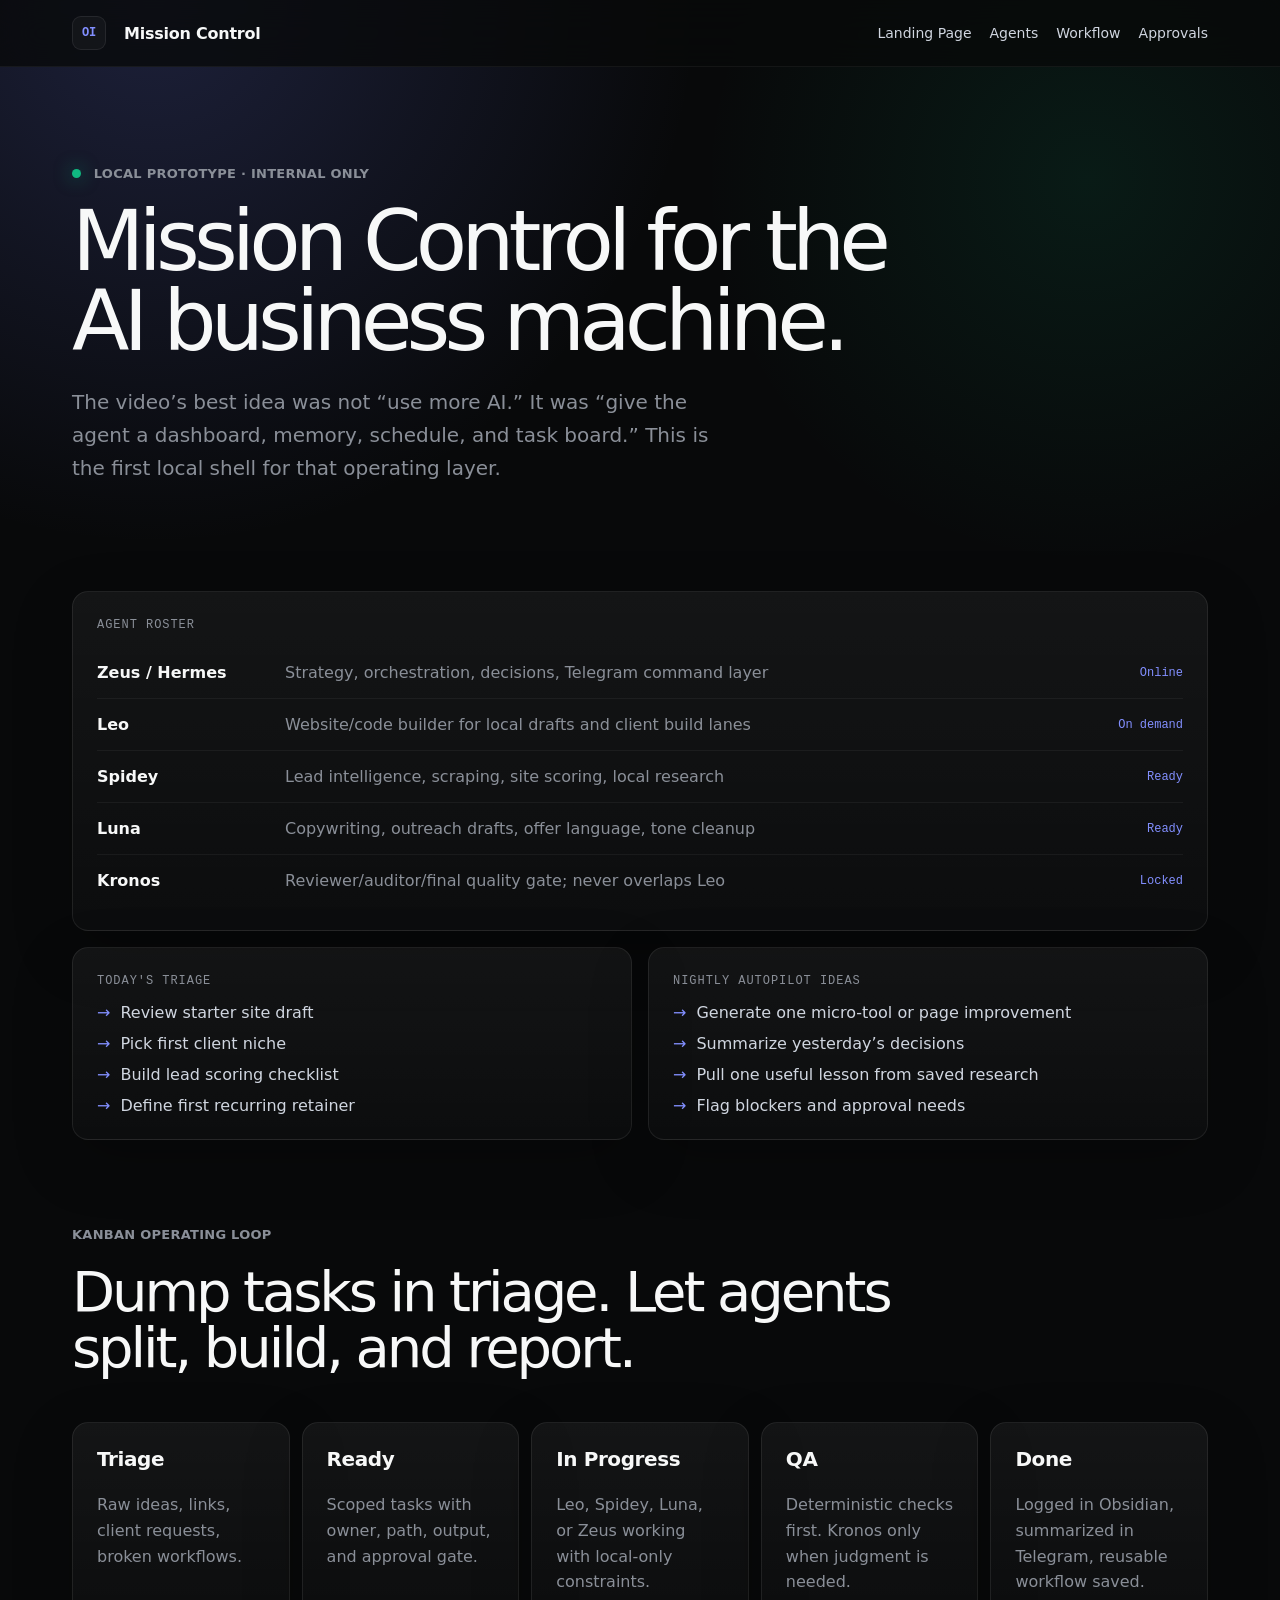
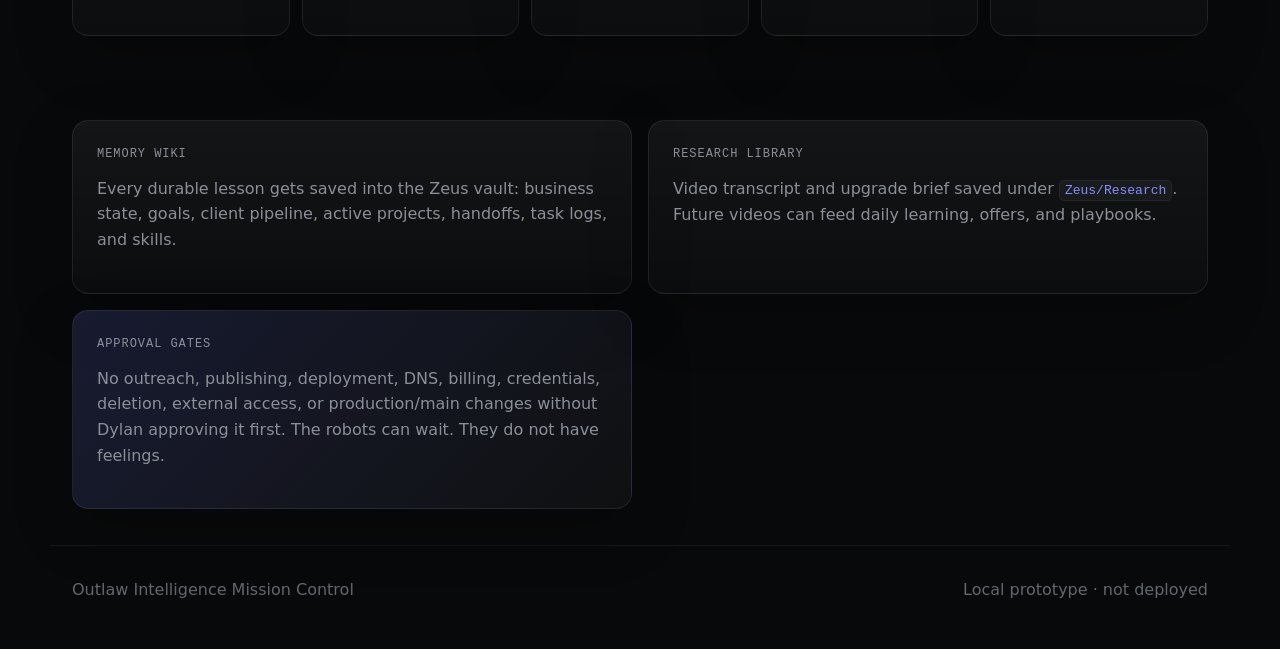
<file: mission-control.html>
<!doctype html>
<html lang="en">
<head>
  <meta charset="utf-8" />
  <meta name="viewport" content="width=device-width, initial-scale=1" />
  <title>Outlaw Intelligence — Local Mission Control</title>
  <meta name="description" content="Internal Mission Control for Outlaw Intelligence: agents, tasks, memory, approvals, and operating systems." />
  <link rel="stylesheet" href="css/style.css" />
<script type="application/ld+json">
  {
    "@context": "https://schema.org",
    "@graph": [
      {
        "@type": "Organization",
        "name": "Outlaw Intelligence",
        "url": "https://outlawintelligenceai.com",
        "logo": "https://outlawintelligenceai.com/assets/outlaw-intelligence-mark-transparent.png",
        "email": "dylan@outlawintelligence.com",
        "description": "AI-powered web agency building premium websites, conversion systems, and automation for service businesses.",
        "sameAs": [
          "https://www.facebook.com/OutlawIntelligence",
          "https://www.linkedin.com/company/outlawintelligence"
        ]
      },
      {
        "@type": "LocalBusiness",
        "name": "Outlaw Intelligence",
        "image": "https://outlawintelligenceai.com/assets/outlaw-intelligence-mark-transparent.png",
        "url": "https://outlawintelligenceai.com",
        "email": "dylan@outlawintelligence.com",
        "telephone": "+1-801-555-0199",
        "address": {
          "@type": "PostalAddress",
          "streetAddress": "TODO: Update with actual street address",
          "addressLocality": "Salt Lake City",
          "addressRegion": "UT",
          "postalCode": "84101",
          "addressCountry": "US"
        },
        "geo": {
          "@type": "GeoCoordinates",
          "latitude": 40.7608,
          "longitude": -111.8910
        },
        "openingHoursSpecification": [
          {
            "@type": "OpeningHoursSpecification",
            "dayOfWeek": ["Monday","Tuesday","Wednesday","Thursday","Friday"],
            "opens": "08:00",
            "closes": "17:00"
          }
        ],
        "priceRange": "$$$",
        "hasOfferCatalog": {
          "@type": "OfferCatalog",
          "name": "AI Web Services",
          "itemListElement": [
            {
              "@type": "Offer",
              "itemOffered": {
                "@type": "Service",
                "name": "Website Care",
                "description": "Monthly website maintenance, updates, and performance monitoring.",
                "price": "1000",
                "priceCurrency": "USD"
              }
            },
            {
              "@type": "Offer",
              "itemOffered": {
                "@type": "Service",
                "name": "Website + Chatbot",
                "description": "Website care plus custom AI chatbot for lead capture and FAQ automation.",
                "price": "1500",
                "priceCurrency": "USD"
              }
            },
            {
              "@type": "Offer",
              "itemOffered": {
                "@type": "Service",
                "name": "Review Agent",
                "description": "Automated review management system that routes negative replies privately and guides positive replies to Google.",
                "price": "2000",
                "priceCurrency": "USD"
              }
            },
            {
              "@type": "Offer",
              "itemOffered": {
                "@type": "Service",
                "name": "Private Build Review",
                "description": "Focused analysis of positioning, mobile experience, technical foundations, trust signals, and conversion gaps."
              }
            }
          ]
        }
      },
      {
        "@type": "FAQPage",
        "mainEntity": [
          {
            "@type": "Question",
            "name": "How does a private build review work?",
            "acceptedAnswer": {
              "@type": "Answer",
              "text": "The private build review checks positioning, mobile experience, technical foundations, trust signals, and conversion gaps before a build scope is proposed."
            }
          },
          {
            "@type": "Question",
            "name": "What is the ROI of an AI chatbot for service businesses?",
            "acceptedAnswer": {
              "@type": "Answer",
              "text": "Local businesses typically see increased lead generation within the first month of deploying a custom AI chatbot, with reduced customer support costs."
            }
          },
          {
            "@type": "Question",
            "name": "How does review automation work?",
            "acceptedAnswer": {
              "@type": "Answer",
              "text": "The Review Agent tier follows up after service. Negative replies route to the owner privately; positive replies are guided toward a Google review request. That protects reputation and turns good work into public proof."
            }
          }
        ]
      }
    ]
  }
  </script>
</head>
<body class="mission-page">
  <header class="site-header">
    <nav class="nav" aria-label="Primary navigation">
      <a class="brand" href="index.html" aria-label="Back to Outlaw Intelligence home">
        <span class="brand-mark">OI</span>
        <span>Mission Control</span>
      </a>
      <div class="nav-links static-links">
        <a href="index.html">Landing Page</a>
        <a href="#agents">Agents</a>
        <a href="#workflow">Workflow</a>
        <a href="#approvals">Approvals</a>
      </div>
    </nav>
  </header>

  <main>
    <section class="section mission-hero">
      <p class="eyebrow"><span class="status-dot"></span> Local prototype · internal only</p>
      <h1>Mission Control for the AI business machine.</h1>
      <p class="hero-subtitle">The video’s best idea was not “use more AI.” It was “give the agent a dashboard, memory, schedule, and task board.” This is the first local shell for that operating layer.</p>
    </section>

    <section class="section dashboard-grid" id="agents">
      <article class="dashboard-panel wide">
        <p class="mono-label">AGENT ROSTER</p>
        <div class="agent-row"><strong>Zeus / Hermes</strong><span>Strategy, orchestration, decisions, Telegram command layer</span><em>Online</em></div>
        <div class="agent-row"><strong>Leo</strong><span>Website/code builder for local drafts and client build lanes</span><em>On demand</em></div>
        <div class="agent-row"><strong>Spidey</strong><span>Lead intelligence, scraping, site scoring, local research</span><em>Ready</em></div>
        <div class="agent-row"><strong>Luna</strong><span>Copywriting, outreach drafts, offer language, tone cleanup</span><em>Ready</em></div>
        <div class="agent-row"><strong>Kronos</strong><span>Reviewer/auditor/final quality gate; never overlaps Leo</span><em>Locked</em></div>
      </article>

      <article class="dashboard-panel">
        <p class="mono-label">TODAY'S TRIAGE</p>
        <ul class="check-list">
          <li>Review starter site draft</li>
          <li>Pick first client niche</li>
          <li>Build lead scoring checklist</li>
          <li>Define first recurring retainer</li>
        </ul>
      </article>

      <article class="dashboard-panel">
        <p class="mono-label">NIGHTLY AUTOPILOT IDEAS</p>
        <ul class="check-list">
          <li>Generate one micro-tool or page improvement</li>
          <li>Summarize yesterday’s decisions</li>
          <li>Pull one useful lesson from saved research</li>
          <li>Flag blockers and approval needs</li>
        </ul>
      </article>
    </section>

    <section class="section workflow-board" id="workflow">
      <p class="eyebrow">Kanban operating loop</p>
      <h2>Dump tasks in triage. Let agents split, build, and report.</h2>
      <div class="kanban-columns">
        <div><h3>Triage</h3><p>Raw ideas, links, client requests, broken workflows.</p></div>
        <div><h3>Ready</h3><p>Scoped tasks with owner, path, output, and approval gate.</p></div>
        <div><h3>In Progress</h3><p>Leo, Spidey, Luna, or Zeus working with local-only constraints.</p></div>
        <div><h3>QA</h3><p>Deterministic checks first. Kronos only when judgment is needed.</p></div>
        <div><h3>Done</h3><p>Logged in Obsidian, summarized in Telegram, reusable workflow saved.</p></div>
      </div>
    </section>

    <section class="section dashboard-grid" id="approvals">
      <article class="dashboard-panel">
        <p class="mono-label">MEMORY WIKI</p>
        <p>Every durable lesson gets saved into the Zeus vault: business state, goals, client pipeline, active projects, handoffs, task logs, and skills.</p>
      </article>
      <article class="dashboard-panel">
        <p class="mono-label">RESEARCH LIBRARY</p>
        <p>Video transcript and upgrade brief saved under <code>Zeus/Research</code>. Future videos can feed daily learning, offers, and playbooks.</p>
      </article>
      <article class="dashboard-panel guardrail-panel">
        <p class="mono-label">APPROVAL GATES</p>
        <p>No outreach, publishing, deployment, DNS, billing, credentials, deletion, external access, or production/main changes without Dylan approving it first. The robots can wait. They do not have feelings.</p>
      </article>
    </section>
  </main>

  <footer class="footer">
    <span>Outlaw Intelligence Mission Control</span>
    <span>Local prototype · not deployed</span>
  </footer>
</body>
</html>
</file>
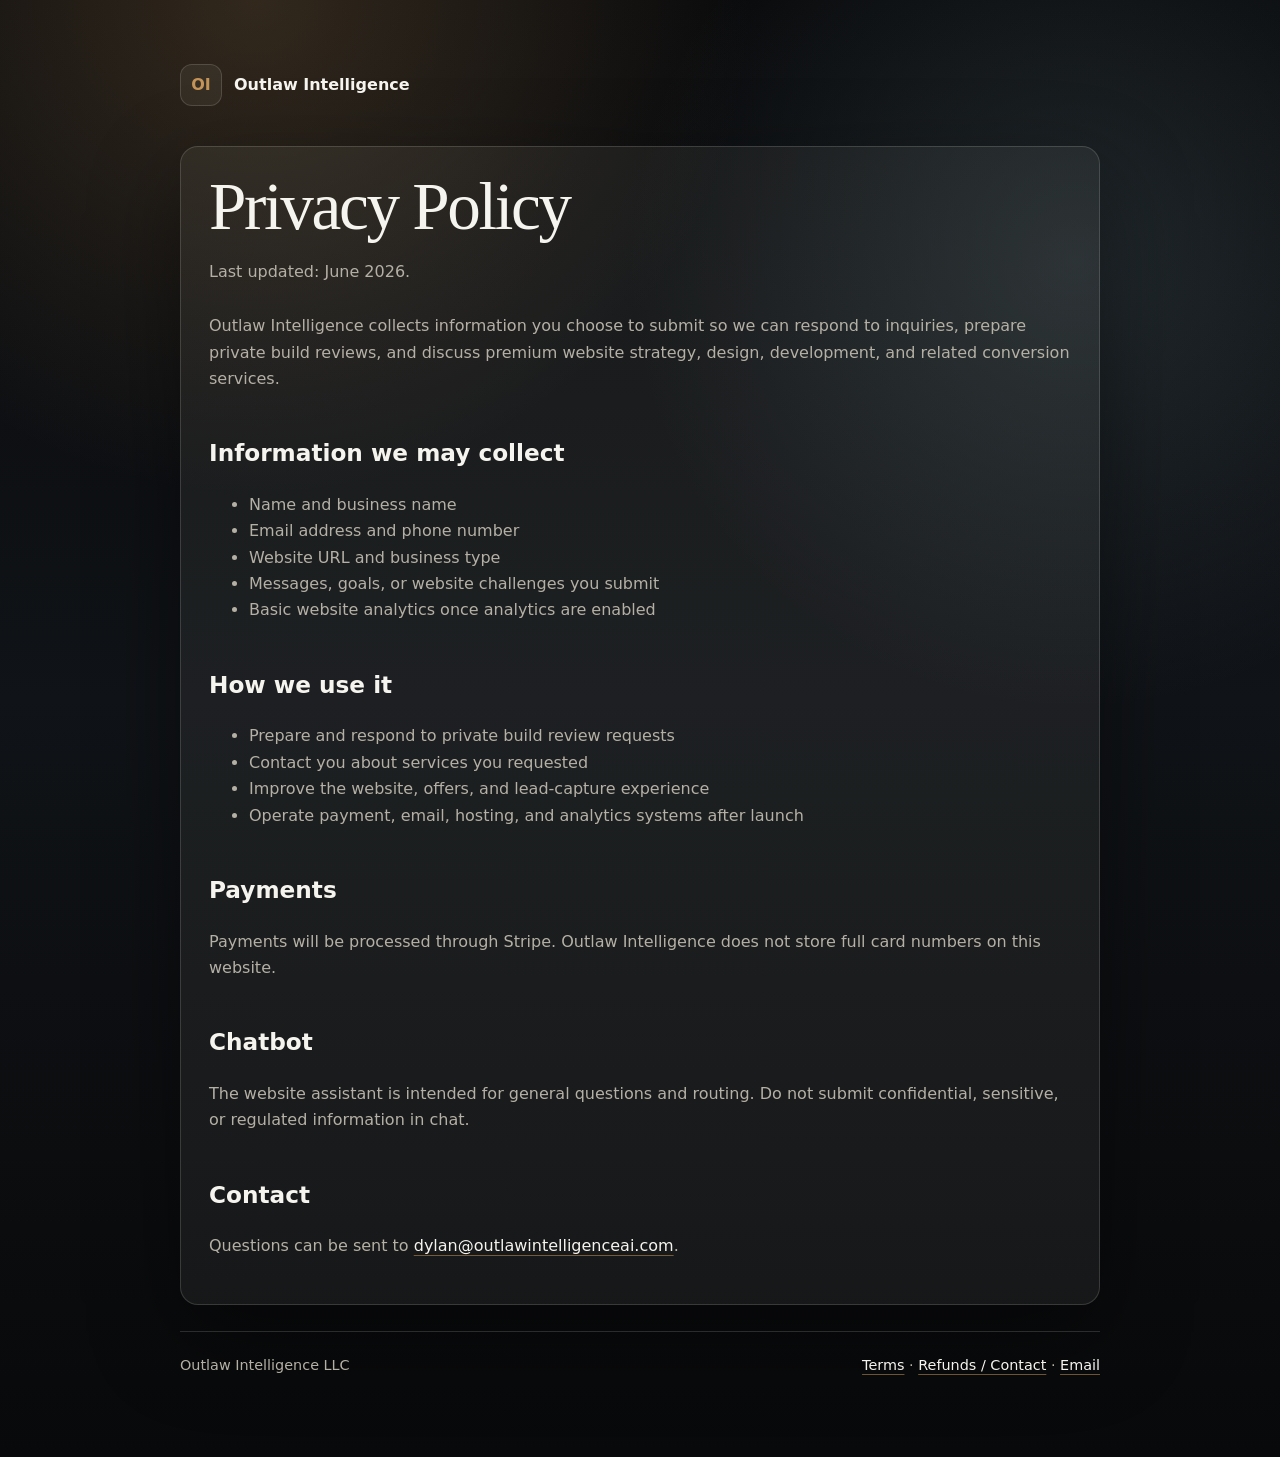
<file: privacy.html>
<!doctype html>
<html lang="en">
<head>
  <meta charset="utf-8">
  <meta name="viewport" content="width=device-width, initial-scale=1">
  <title>Privacy Policy | Outlaw Intelligence</title>
  <meta name="description" content="How Outlaw Intelligence handles private build review requests, contact details, and client information.">
  <style>
    :root { color-scheme: dark; --bg:#090a0c; --panel:#101317; --text:#f6f4ee; --muted:#b5b0a5; --bronze:#c49357; --line:rgba(246,244,238,.15); }
    * { box-sizing: border-box; }
    body { margin:0; font-family: Inter, ui-sans-serif, system-ui, -apple-system, BlinkMacSystemFont, "Segoe UI", sans-serif; background: radial-gradient(circle at 20% 0%, rgba(196,147,87,.22), transparent 31rem), radial-gradient(circle at 84% 18%, rgba(143,181,189,.16), transparent 28rem), linear-gradient(180deg,#090a0c 0%,#101317 48%,#08090a 100%); color:var(--text); line-height:1.65; }
    main { width:min(920px, calc(100% - 32px)); margin:0 auto; padding:64px 0 80px; }
    a { color:var(--text); text-decoration-color:rgba(196,147,87,.55); text-underline-offset:4px; }
    .brand { display:inline-flex; align-items:center; gap:12px; color:var(--text); text-decoration:none; font-weight:900; margin-bottom:40px; }
    .mark { width:42px; height:42px; border:1px solid var(--line); border-radius:12px; display:grid; place-items:center; background:rgba(246,244,238,.055); color:var(--bronze); }
    h1 { font-family: Georgia, "Times New Roman", serif; font-size:clamp(2.3rem, 6vw, 4.2rem); font-weight:500; line-height:.95; letter-spacing:-.035em; margin:0 0 20px; }
    h2 { margin-top:42px; font-size:1.45rem; }
    p, li { color:var(--muted); }
    .panel { border:1px solid var(--line); border-radius:18px; padding:28px; background:rgba(246,244,238,.055); box-shadow:0 32px 90px rgba(0,0,0,.42); }
    .updated { color:var(--muted); margin-bottom:28px; }
    .legal-footer { display:flex; justify-content:space-between; gap:14px; flex-wrap:wrap; margin-top:26px; padding-top:22px; border-top:1px solid var(--line); color:var(--muted); font-size:.9rem; }
  </style>
</head>
<body>
  <main>
    <a class="brand" href="index.html"><span class="mark">OI</span><span>Outlaw Intelligence</span></a>
    <article class="panel">
      <h1>Privacy Policy</h1>
<p class="updated">Last updated: June 2026.</p>
<p>Outlaw Intelligence collects information you choose to submit so we can respond to inquiries, prepare private build reviews, and discuss premium website strategy, design, development, and related conversion services.</p>
<h2>Information we may collect</h2>
<ul><li>Name and business name</li><li>Email address and phone number</li><li>Website URL and business type</li><li>Messages, goals, or website challenges you submit</li><li>Basic website analytics once analytics are enabled</li></ul>
<h2>How we use it</h2>
<ul><li>Prepare and respond to private build review requests</li><li>Contact you about services you requested</li><li>Improve the website, offers, and lead-capture experience</li><li>Operate payment, email, hosting, and analytics systems after launch</li></ul>
<h2>Payments</h2><p>Payments will be processed through Stripe. Outlaw Intelligence does not store full card numbers on this website.</p>
<h2>Chatbot</h2><p>The website assistant is intended for general questions and routing. Do not submit confidential, sensitive, or regulated information in chat.</p>
<h2>Contact</h2><p>Questions can be sent to <a href="mailto:dylan@outlawintelligenceai.com">dylan@outlawintelligenceai.com</a>.</p>
    </article>
    <footer class="legal-footer">
      <span>Outlaw Intelligence LLC</span>
      <span><a href="terms.html">Terms</a> · <a href="refunds.html">Refunds / Contact</a> · <a href="mailto:dylan@outlawintelligenceai.com">Email</a></span>
    </footer>
  </main>
</body>
</html>
</file>
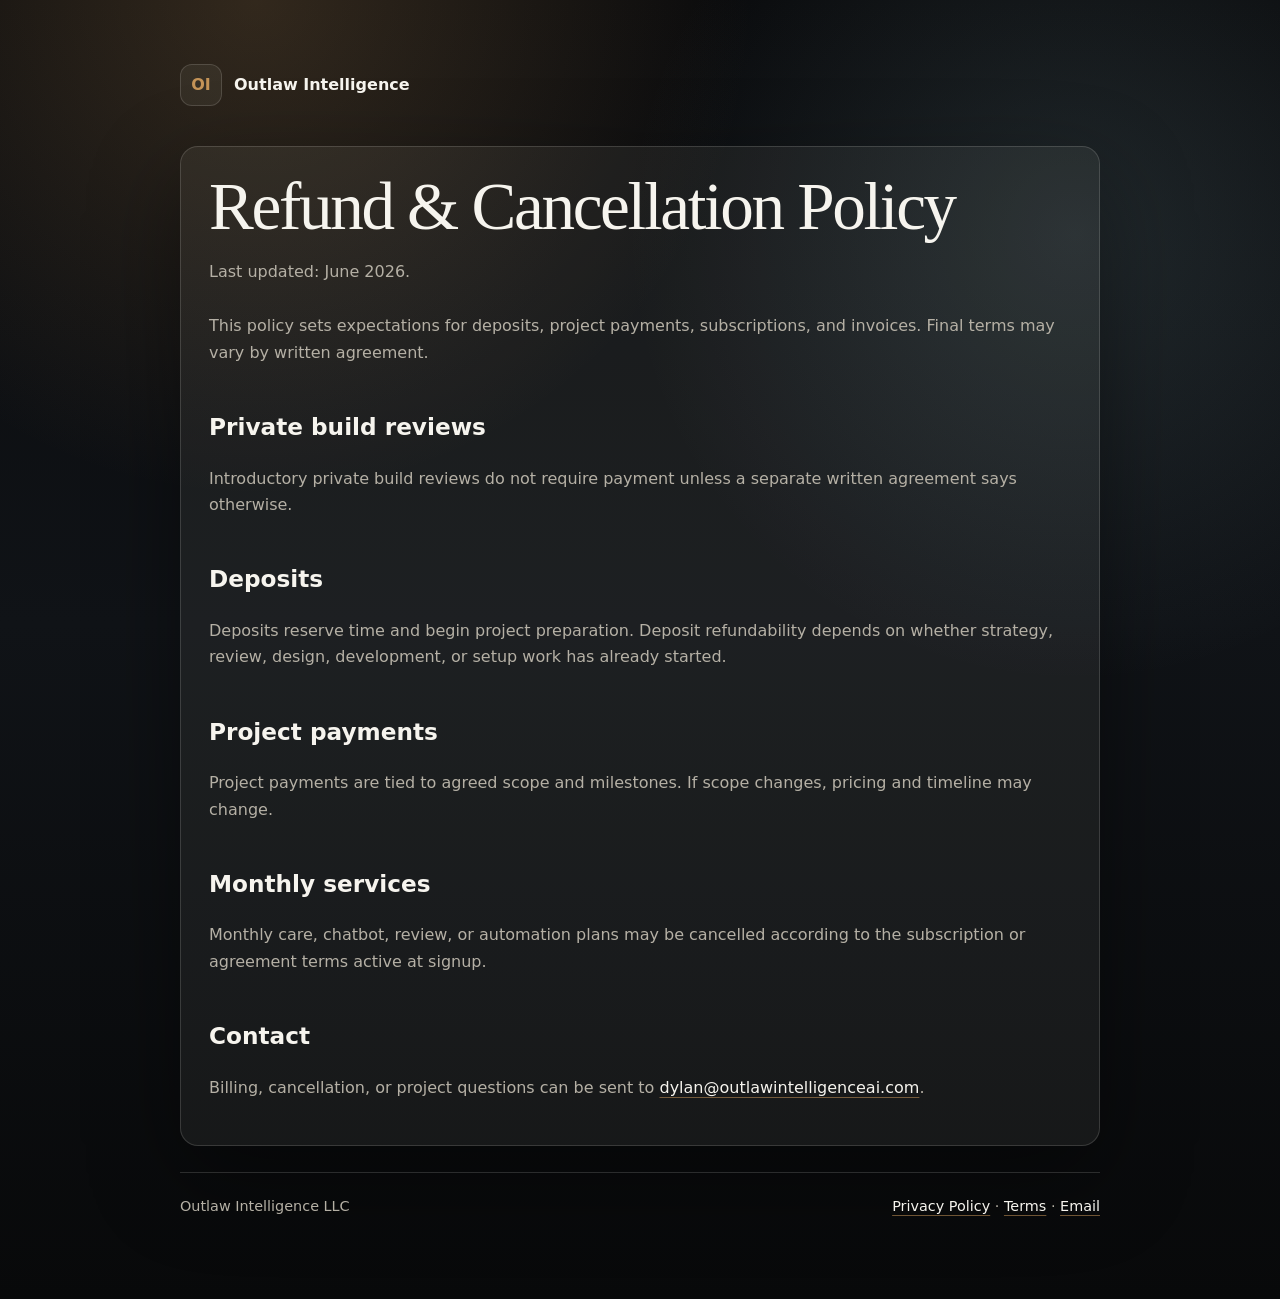
<file: refunds.html>
<!doctype html>
<html lang="en">
<head>
  <meta charset="utf-8">
  <meta name="viewport" content="width=device-width, initial-scale=1">
  <title>Refund & Cancellation Policy | Outlaw Intelligence</title>
  <meta name="description" content="Refund and cancellation expectations for Outlaw Intelligence deposits, projects, subscriptions, and invoices.">
  <style>
    :root { color-scheme: dark; --bg:#090a0c; --panel:#101317; --text:#f6f4ee; --muted:#b5b0a5; --bronze:#c49357; --line:rgba(246,244,238,.15); }
    * { box-sizing: border-box; }
    body { margin:0; font-family: Inter, ui-sans-serif, system-ui, -apple-system, BlinkMacSystemFont, "Segoe UI", sans-serif; background: radial-gradient(circle at 20% 0%, rgba(196,147,87,.22), transparent 31rem), radial-gradient(circle at 84% 18%, rgba(143,181,189,.16), transparent 28rem), linear-gradient(180deg,#090a0c 0%,#101317 48%,#08090a 100%); color:var(--text); line-height:1.65; }
    main { width:min(920px, calc(100% - 32px)); margin:0 auto; padding:64px 0 80px; }
    a { color:var(--text); text-decoration-color:rgba(196,147,87,.55); text-underline-offset:4px; }
    .brand { display:inline-flex; align-items:center; gap:12px; color:var(--text); text-decoration:none; font-weight:900; margin-bottom:40px; }
    .mark { width:42px; height:42px; border:1px solid var(--line); border-radius:12px; display:grid; place-items:center; background:rgba(246,244,238,.055); color:var(--bronze); }
    h1 { font-family: Georgia, "Times New Roman", serif; font-size:clamp(2.3rem, 6vw, 4.2rem); font-weight:500; line-height:.95; letter-spacing:-.035em; margin:0 0 20px; }
    h2 { margin-top:42px; font-size:1.45rem; }
    p, li { color:var(--muted); }
    .panel { border:1px solid var(--line); border-radius:18px; padding:28px; background:rgba(246,244,238,.055); box-shadow:0 32px 90px rgba(0,0,0,.42); }
    .updated { color:var(--muted); margin-bottom:28px; }
    .legal-footer { display:flex; justify-content:space-between; gap:14px; flex-wrap:wrap; margin-top:26px; padding-top:22px; border-top:1px solid var(--line); color:var(--muted); font-size:.9rem; }
  </style>
</head>
<body>
  <main>
    <a class="brand" href="index.html"><span class="mark">OI</span><span>Outlaw Intelligence</span></a>
    <article class="panel">
      <h1>Refund & Cancellation Policy</h1>
<p class="updated">Last updated: June 2026.</p>
<p>This policy sets expectations for deposits, project payments, subscriptions, and invoices. Final terms may vary by written agreement.</p>
<h2>Private build reviews</h2><p>Introductory private build reviews do not require payment unless a separate written agreement says otherwise.</p>
<h2>Deposits</h2><p>Deposits reserve time and begin project preparation. Deposit refundability depends on whether strategy, review, design, development, or setup work has already started.</p>
<h2>Project payments</h2><p>Project payments are tied to agreed scope and milestones. If scope changes, pricing and timeline may change.</p>
<h2>Monthly services</h2><p>Monthly care, chatbot, review, or automation plans may be cancelled according to the subscription or agreement terms active at signup.</p>
<h2>Contact</h2><p>Billing, cancellation, or project questions can be sent to <a href="mailto:dylan@outlawintelligenceai.com">dylan@outlawintelligenceai.com</a>.</p>
    </article>
    <footer class="legal-footer">
      <span>Outlaw Intelligence LLC</span>
      <span><a href="privacy.html">Privacy Policy</a> · <a href="terms.html">Terms</a> · <a href="mailto:dylan@outlawintelligenceai.com">Email</a></span>
    </footer>
  </main>
</body>
</html>
</file>
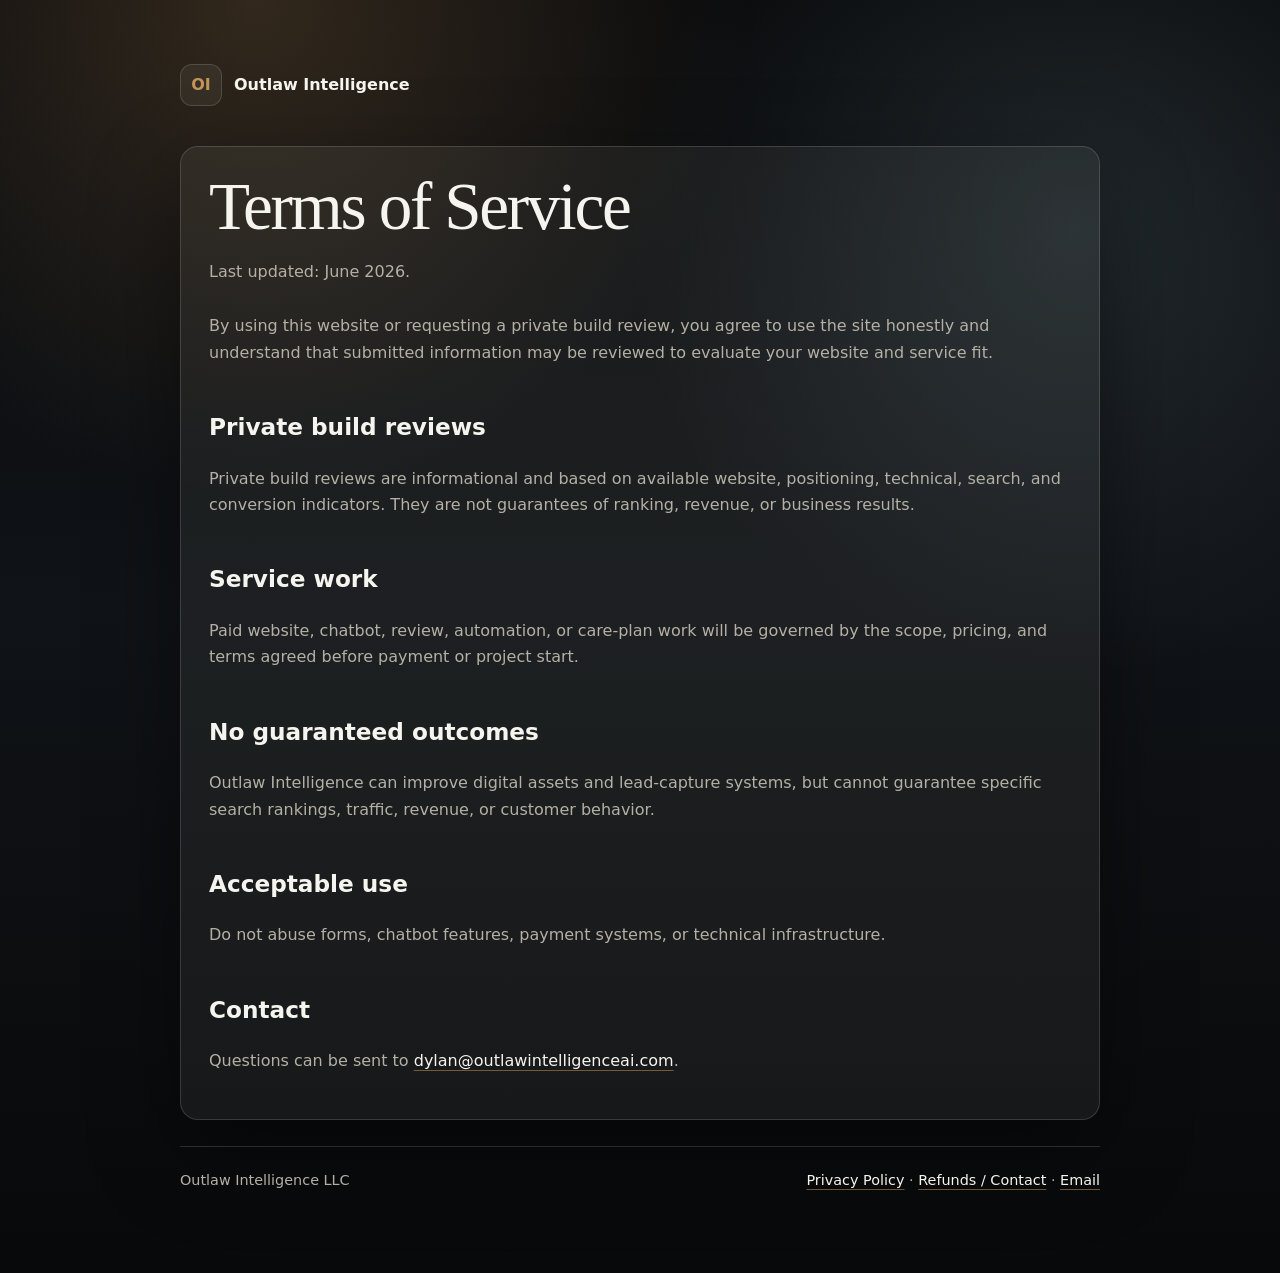
<file: terms.html>
<!doctype html>
<html lang="en">
<head>
  <meta charset="utf-8">
  <meta name="viewport" content="width=device-width, initial-scale=1">
  <title>Terms of Service | Outlaw Intelligence</title>
  <meta name="description" content="Terms for using the Outlaw Intelligence website and requesting private build review or implementation services.">
  <style>
    :root { color-scheme: dark; --bg:#090a0c; --panel:#101317; --text:#f6f4ee; --muted:#b5b0a5; --bronze:#c49357; --line:rgba(246,244,238,.15); }
    * { box-sizing: border-box; }
    body { margin:0; font-family: Inter, ui-sans-serif, system-ui, -apple-system, BlinkMacSystemFont, "Segoe UI", sans-serif; background: radial-gradient(circle at 20% 0%, rgba(196,147,87,.22), transparent 31rem), radial-gradient(circle at 84% 18%, rgba(143,181,189,.16), transparent 28rem), linear-gradient(180deg,#090a0c 0%,#101317 48%,#08090a 100%); color:var(--text); line-height:1.65; }
    main { width:min(920px, calc(100% - 32px)); margin:0 auto; padding:64px 0 80px; }
    a { color:var(--text); text-decoration-color:rgba(196,147,87,.55); text-underline-offset:4px; }
    .brand { display:inline-flex; align-items:center; gap:12px; color:var(--text); text-decoration:none; font-weight:900; margin-bottom:40px; }
    .mark { width:42px; height:42px; border:1px solid var(--line); border-radius:12px; display:grid; place-items:center; background:rgba(246,244,238,.055); color:var(--bronze); }
    h1 { font-family: Georgia, "Times New Roman", serif; font-size:clamp(2.3rem, 6vw, 4.2rem); font-weight:500; line-height:.95; letter-spacing:-.035em; margin:0 0 20px; }
    h2 { margin-top:42px; font-size:1.45rem; }
    p, li { color:var(--muted); }
    .panel { border:1px solid var(--line); border-radius:18px; padding:28px; background:rgba(246,244,238,.055); box-shadow:0 32px 90px rgba(0,0,0,.42); }
    .updated { color:var(--muted); margin-bottom:28px; }
    .legal-footer { display:flex; justify-content:space-between; gap:14px; flex-wrap:wrap; margin-top:26px; padding-top:22px; border-top:1px solid var(--line); color:var(--muted); font-size:.9rem; }
  </style>
</head>
<body>
  <main>
    <a class="brand" href="index.html"><span class="mark">OI</span><span>Outlaw Intelligence</span></a>
    <article class="panel">
      <h1>Terms of Service</h1>
<p class="updated">Last updated: June 2026.</p>
<p>By using this website or requesting a private build review, you agree to use the site honestly and understand that submitted information may be reviewed to evaluate your website and service fit.</p>
<h2>Private build reviews</h2><p>Private build reviews are informational and based on available website, positioning, technical, search, and conversion indicators. They are not guarantees of ranking, revenue, or business results.</p>
<h2>Service work</h2><p>Paid website, chatbot, review, automation, or care-plan work will be governed by the scope, pricing, and terms agreed before payment or project start.</p>
<h2>No guaranteed outcomes</h2><p>Outlaw Intelligence can improve digital assets and lead-capture systems, but cannot guarantee specific search rankings, traffic, revenue, or customer behavior.</p>
<h2>Acceptable use</h2><p>Do not abuse forms, chatbot features, payment systems, or technical infrastructure.</p>
<h2>Contact</h2><p>Questions can be sent to <a href="mailto:dylan@outlawintelligenceai.com">dylan@outlawintelligenceai.com</a>.</p>
    </article>
    <footer class="legal-footer">
      <span>Outlaw Intelligence LLC</span>
      <span><a href="privacy.html">Privacy Policy</a> · <a href="refunds.html">Refunds / Contact</a> · <a href="mailto:dylan@outlawintelligenceai.com">Email</a></span>
    </footer>
  </main>
</body>
</html>
</file>
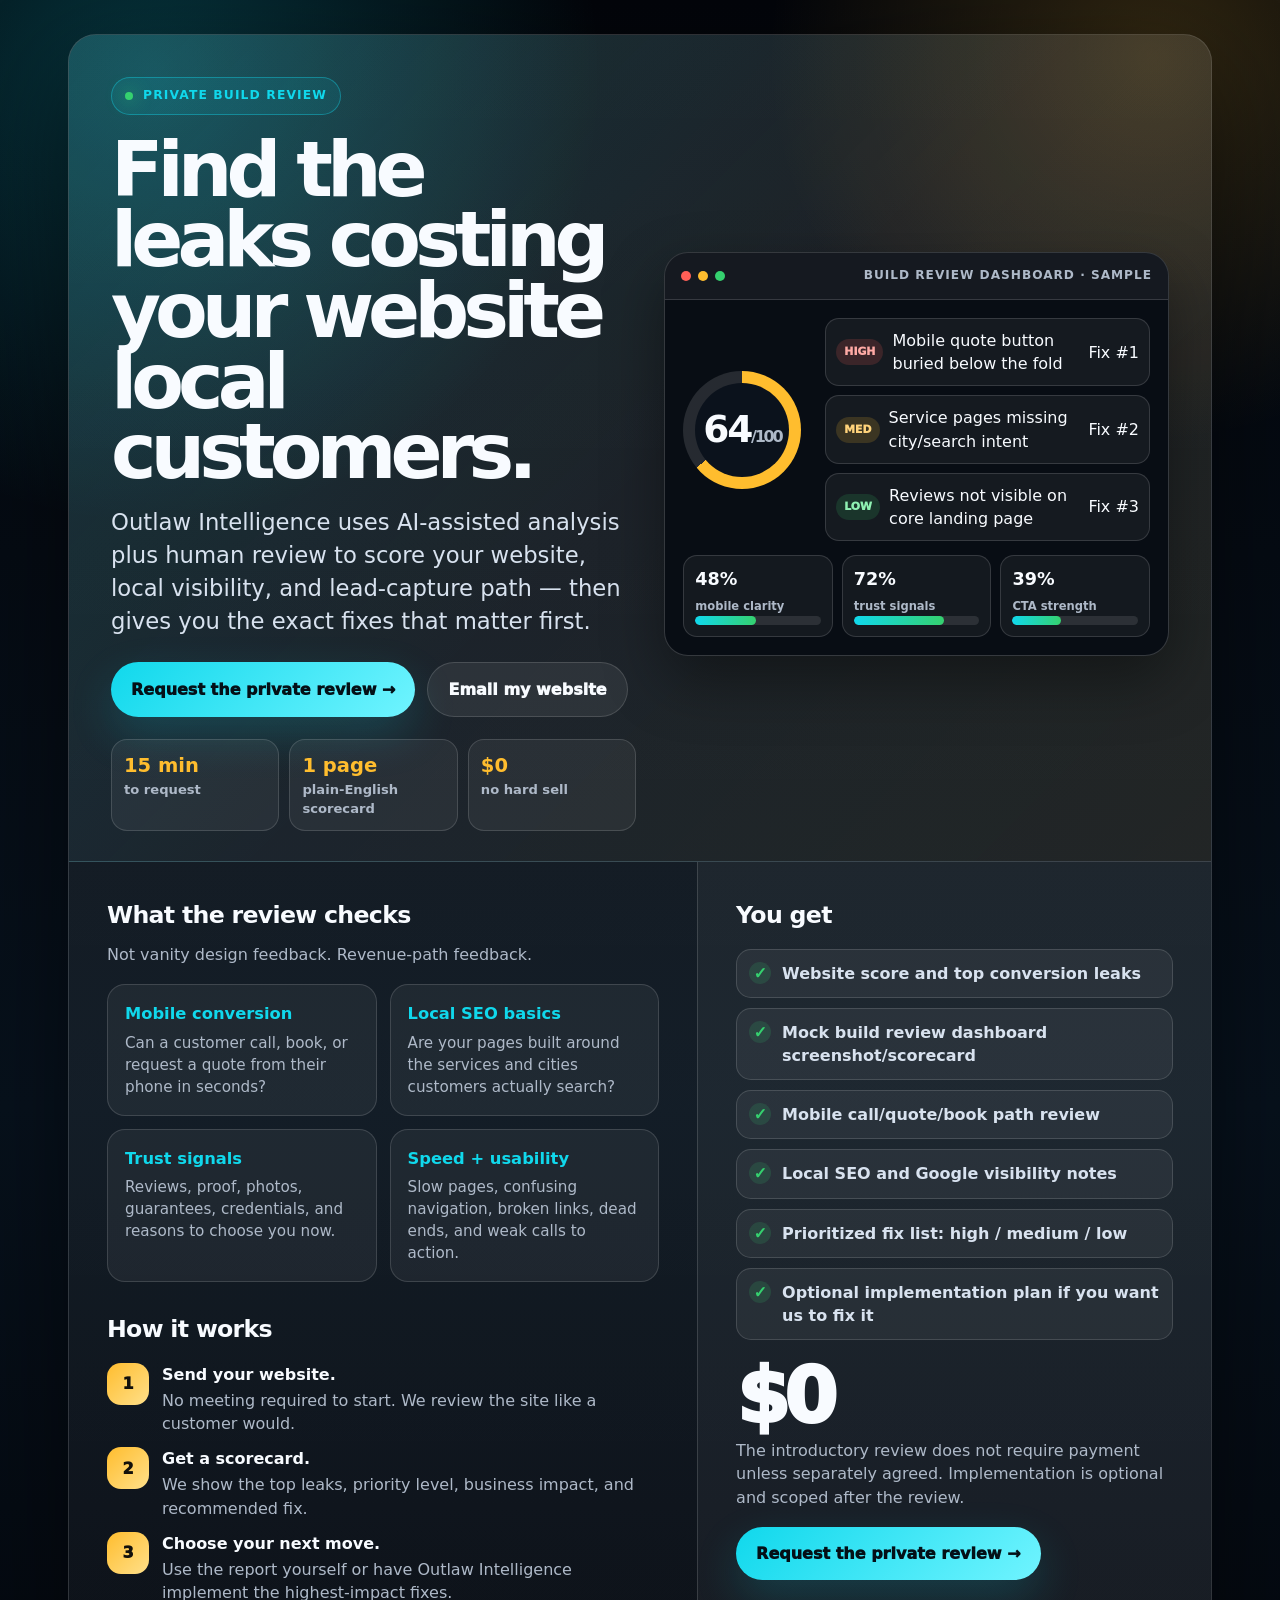
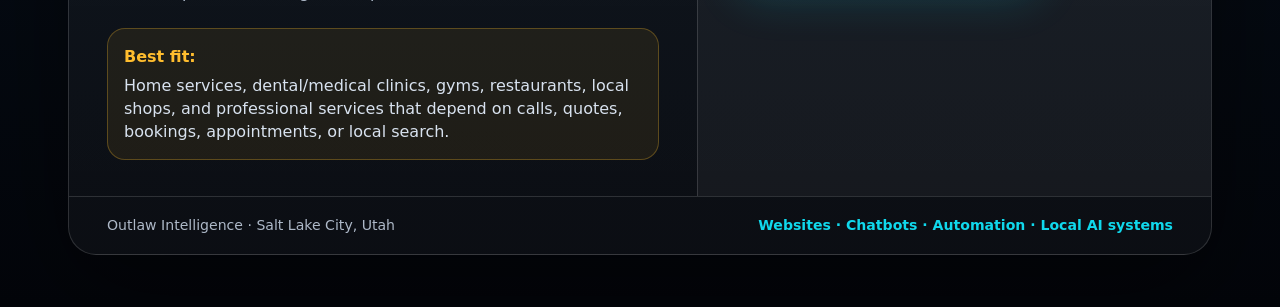
<file: sales-assets/local-website-audit-one-pager.html>
<!doctype html>
<html lang="en">
<head>
  <meta charset="utf-8">
  <meta name="viewport" content="width=device-width, initial-scale=1">
  <title>Outlaw Intelligence | Private Build Review for Service Businesses</title>
  <meta name="description" content="A crisp one-page sales asset for Outlaw Intelligence's private build review for service businesses.">
  <link rel="icon" href="data:,">
  <style>
    :root{
      --bg:#05070b;--ink:#f8fbff;--muted:#aeb9c8;--soft:#d8e2ef;--panel:#0d141e;--panel2:#111b28;
      --cyan:#10d8ec;--gold:#ffbd2e;--green:#35d16f;--red:#ff5f57;--line:rgba(255,255,255,.14);
      --shadow:0 34px 100px rgba(0,0,0,.46);--radius:28px
    }
    *{box-sizing:border-box} html{scroll-behavior:smooth} body{margin:0;background:radial-gradient(circle at 12% 4%,rgba(16,216,236,.22),transparent 28rem),radial-gradient(circle at 90% 3%,rgba(255,189,46,.18),transparent 24rem),linear-gradient(180deg,#03050a 0%,#07111c 58%,#03050a 100%);color:var(--ink);font-family:Inter,ui-sans-serif,system-ui,-apple-system,BlinkMacSystemFont,"Segoe UI",sans-serif;line-height:1.45}.page{max-width:1180px;margin:0 auto;padding:34px 18px 52px}.sheet{background:linear-gradient(180deg,rgba(255,255,255,.078),rgba(255,255,255,.035));border:1px solid var(--line);border-radius:var(--radius);box-shadow:var(--shadow);overflow:hidden}.hero{display:grid;grid-template-columns:1.02fr .98fr;gap:28px;align-items:center;padding:42px 42px 30px;border-bottom:1px solid var(--line);background:linear-gradient(135deg,rgba(16,216,236,.15),rgba(255,255,255,.035) 52%,rgba(255,189,46,.06))}.eyebrow{display:inline-flex;gap:10px;align-items:center;border:1px solid rgba(16,216,236,.38);background:rgba(16,216,236,.09);color:var(--cyan);border-radius:999px;padding:9px 13px;font-size:.77rem;font-weight:900;letter-spacing:.09em;text-transform:uppercase}.dot{width:8px;height:8px;background:var(--green);border-radius:50%;box-shadow:0 0 18px var(--green)}h1{font-size:clamp(2.7rem,6vw,5.7rem);line-height:.92;letter-spacing:-.078em;margin:20px 0 18px;max-width:790px}.lead{font-size:clamp(1.08rem,2vw,1.42rem);color:var(--soft);max-width:760px;margin:0}.hero-actions{display:flex;gap:12px;flex-wrap:wrap;margin-top:24px}.button{display:inline-flex;align-items:center;justify-content:center;gap:9px;border:0;border-radius:999px;background:linear-gradient(135deg,var(--cyan),#70f4ff);color:#041017;text-decoration:none;font-weight:950;padding:15px 20px;box-shadow:0 18px 45px rgba(16,216,236,.18)}.button.secondary{background:rgba(255,255,255,.07);color:var(--ink);border:1px solid var(--line);box-shadow:none}.mini-proof{display:grid;grid-template-columns:repeat(3,1fr);gap:10px;margin-top:22px}.proof{border:1px solid var(--line);background:rgba(255,255,255,.055);border-radius:16px;padding:12px}.proof b{display:block;font-size:1.22rem;color:var(--gold)}.proof span{display:block;color:var(--muted);font-size:.82rem;font-weight:700}.mock{background:#080d14;border:1px solid rgba(255,255,255,.18);border-radius:24px;box-shadow:0 24px 60px rgba(0,0,0,.38);overflow:hidden}.mock-top{display:flex;align-items:center;justify-content:space-between;padding:14px 16px;border-bottom:1px solid var(--line);background:rgba(255,255,255,.05)}.lights{display:flex;gap:7px}.lights span{width:10px;height:10px;border-radius:50%;background:#ff5f57}.lights span:nth-child(2){background:#ffbd2e}.lights span:nth-child(3){background:#35d16f}.mock-title{font-size:.76rem;color:var(--muted);font-weight:800;letter-spacing:.08em;text-transform:uppercase}.mock-body{padding:18px}.score-row{display:grid;grid-template-columns:126px 1fr;gap:16px;align-items:center}.score{width:118px;height:118px;border-radius:50%;display:grid;place-items:center;background:conic-gradient(var(--gold) 0 64%,rgba(255,255,255,.12) 64% 100%);position:relative}.score:after{content:"";position:absolute;inset:12px;border-radius:50%;background:#0b121c}.score strong{position:relative;z-index:1;font-size:2.35rem;letter-spacing:-.06em}.score strong small{font-size:1rem;color:var(--muted)}.findings{display:grid;gap:9px}.finding{display:grid;grid-template-columns:auto 1fr auto;gap:9px;align-items:center;background:rgba(255,255,255,.055);border:1px solid var(--line);border-radius:14px;padding:10px}.pill{border-radius:999px;padding:5px 8px;font-size:.68rem;font-weight:950;text-transform:uppercase}.high{background:rgba(255,95,87,.16);color:#ffaaa5}.med{background:rgba(255,189,46,.16);color:#ffd37b}.low{background:rgba(53,209,111,.15);color:#8ff0b2}.bar{height:9px;border-radius:99px;background:rgba(255,255,255,.10);overflow:hidden}.bar span{display:block;height:100%;border-radius:99px;background:linear-gradient(90deg,var(--cyan),var(--green))}.mock-grid{display:grid;grid-template-columns:1fr 1fr 1fr;gap:9px;margin-top:14px}.metric{background:rgba(255,255,255,.05);border:1px solid var(--line);border-radius:14px;padding:11px}.metric b{display:block;font-size:1.1rem}.metric span{font-size:.72rem;color:var(--muted);font-weight:750}.content{display:grid;grid-template-columns:1.1fr .9fr;gap:0}.main,.side{padding:36px 38px}.side{background:rgba(255,255,255,.043);border-left:1px solid var(--line)}h2{font-size:1.48rem;margin:0 0 16px;letter-spacing:-.03em}.section-note{color:var(--muted);margin:-6px 0 18px}.grid{display:grid;grid-template-columns:1fr 1fr;gap:13px;margin:18px 0 30px}.card{background:rgba(255,255,255,.055);border:1px solid var(--line);border-radius:18px;padding:17px}.card b{display:block;color:var(--cyan);margin-bottom:6px;font-size:1.02rem}.card p{margin:0;color:var(--muted);font-size:.95rem}.steps{display:grid;gap:12px;counter-reset:step}.step{display:grid;grid-template-columns:42px 1fr;gap:13px;align-items:start}.num{width:42px;height:42px;display:grid;place-items:center;border-radius:14px;background:linear-gradient(135deg,var(--gold),#ffe08a);color:#12100b;font-weight:950}.step b{font-size:1rem}.step p{margin:3px 0 0;color:var(--muted)}.deliverables{display:grid;gap:10px;margin:10px 0 22px}.deliverables div{display:grid;grid-template-columns:24px 1fr;gap:9px;align-items:start;background:rgba(255,255,255,.055);border:1px solid var(--line);border-radius:15px;padding:12px;color:var(--soft);font-weight:760}.deliverables div:before{content:"✓";width:22px;height:22px;border-radius:50%;display:grid;place-items:center;background:rgba(53,209,111,.15);color:var(--green);font-weight:950}.price{font-size:4.8rem;line-height:.9;letter-spacing:-.08em;font-weight:1000;margin:12px 0 8px;color:var(--ink)}.micro{color:var(--muted);margin:0 0 18px}.fit{margin-top:24px;border:1px solid rgba(255,189,46,.28);background:rgba(255,189,46,.08);border-radius:18px;padding:16px}.fit strong{color:var(--gold)}.fit p{margin:5px 0 0;color:var(--soft)}.footer{display:flex;justify-content:space-between;gap:14px;flex-wrap:wrap;padding:18px 38px;border-top:1px solid var(--line);color:var(--muted);font-size:.88rem}.tag{color:var(--cyan);font-weight:850}@media(max-width:900px){.hero,.content{grid-template-columns:1fr}.side{border-left:0;border-top:1px solid var(--line)}.grid,.mini-proof{grid-template-columns:1fr}.hero,.main,.side{padding:28px}.score-row{grid-template-columns:1fr}.score{margin:auto}.footer{padding:18px 28px}}@media print{body{background:white;color:#111}.page{padding:0}.sheet{box-shadow:none;border:0;border-radius:0}.button{display:none}.mock,.card,.deliverables div,.fit,.proof{break-inside:avoid}}
  </style>
</head>
<body>
  <main class="page">
    <section class="sheet" aria-label="Outlaw Intelligence private build review offer">
      <div class="hero">
        <div>
          <span class="eyebrow"><span class="dot"></span>Private build review</span>
          <h1>Find the leaks costing your website local customers.</h1>
          <p class="lead">Outlaw Intelligence uses AI-assisted analysis plus human review to score your website, local visibility, and lead-capture path — then gives you the exact fixes that matter first.</p>
          <div class="hero-actions">
            <a class="button" href="../index.html#contact">Request the private review →</a>
            <a class="button secondary" href="mailto:dylan@outlawintelligence.com?subject=Private%20Build%20Review%20Request&body=Website:%0ACompany:%0ABest%20contact:%0A">Email my website</a>
          </div>
          <div class="mini-proof" aria-label="Audit proof points">
            <div class="proof"><b>15 min</b><span>to request</span></div>
            <div class="proof"><b>1 page</b><span>plain-English scorecard</span></div>
            <div class="proof"><b>$0</b><span>no hard sell</span></div>
          </div>
        </div>
        <div class="mock" aria-label="Mock private build review dashboard screenshot">
          <div class="mock-top"><div class="lights"><span></span><span></span><span></span></div><div class="mock-title">Build Review Dashboard · Sample</div></div>
          <div class="mock-body">
            <div class="score-row">
              <div class="score"><strong>64<small>/100</small></strong></div>
              <div class="findings">
                <div class="finding"><span class="pill high">High</span><span>Mobile quote button buried below the fold</span><span>Fix #1</span></div>
                <div class="finding"><span class="pill med">Med</span><span>Service pages missing city/search intent</span><span>Fix #2</span></div>
                <div class="finding"><span class="pill low">Low</span><span>Reviews not visible on core landing page</span><span>Fix #3</span></div>
              </div>
            </div>
            <div class="mock-grid">
              <div class="metric"><b>48%</b><span>mobile clarity</span><div class="bar"><span style="width:48%"></span></div></div>
              <div class="metric"><b>72%</b><span>trust signals</span><div class="bar"><span style="width:72%"></span></div></div>
              <div class="metric"><b>39%</b><span>CTA strength</span><div class="bar"><span style="width:39%"></span></div></div>
            </div>
          </div>
        </div>
      </div>
      <div class="content">
        <div class="main">
          <h2>What the review checks</h2>
          <p class="section-note">Not vanity design feedback. Revenue-path feedback.</p>
          <div class="grid">
            <div class="card"><b>Mobile conversion</b><p>Can a customer call, book, or request a quote from their phone in seconds?</p></div>
            <div class="card"><b>Local SEO basics</b><p>Are your pages built around the services and cities customers actually search?</p></div>
            <div class="card"><b>Trust signals</b><p>Reviews, proof, photos, guarantees, credentials, and reasons to choose you now.</p></div>
            <div class="card"><b>Speed + usability</b><p>Slow pages, confusing navigation, broken links, dead ends, and weak calls to action.</p></div>
          </div>
          <h2>How it works</h2>
          <div class="steps">
            <div class="step"><span class="num">1</span><div><b>Send your website.</b><p>No meeting required to start. We review the site like a customer would.</p></div></div>
            <div class="step"><span class="num">2</span><div><b>Get a scorecard.</b><p>We show the top leaks, priority level, business impact, and recommended fix.</p></div></div>
            <div class="step"><span class="num">3</span><div><b>Choose your next move.</b><p>Use the report yourself or have Outlaw Intelligence implement the highest-impact fixes.</p></div></div>
          </div>
          <div class="fit"><strong>Best fit:</strong><p>Home services, dental/medical clinics, gyms, restaurants, local shops, and professional services that depend on calls, quotes, bookings, appointments, or local search.</p></div>
        </div>
        <aside class="side">
          <h2>You get</h2>
          <div class="deliverables">
            <div>Website score and top conversion leaks</div>
            <div>Mock build review dashboard screenshot/scorecard</div>
            <div>Mobile call/quote/book path review</div>
            <div>Local SEO and Google visibility notes</div>
            <div>Prioritized fix list: high / medium / low</div>
            <div>Optional implementation plan if you want us to fix it</div>
          </div>
          <div class="price">$0</div>
          <p class="micro">The introductory review does not require payment unless separately agreed. Implementation is optional and scoped after the review.</p>
          <a class="button" href="../index.html#contact">Request the private review →</a>
        </aside>
      </div>
      <footer class="footer">
        <span>Outlaw Intelligence · Salt Lake City, Utah</span>
        <span class="tag">Websites · Chatbots · Automation · Local AI systems</span>
      </footer>
    </section>
  </main>
</body>
</html>
</file>
<file: css/style.css>
:root {
  color-scheme: dark;
  --bg: #08090a;
  --panel: #0f1011;
  --surface: rgba(255, 255, 255, 0.035);
  --surface-strong: rgba(255, 255, 255, 0.06);
  --border: rgba(255, 255, 255, 0.08);
  --border-soft: rgba(255, 255, 255, 0.05);
  --text: #f7f8f8;
  --muted: #d0d6e0;
  --dim: #8a8f98;
  --faint: #62666d;
  --accent: #5e6ad2;
  --accent-hot: #828fff;
  --success: #10b981;
  --max: 1180px;
}

* { box-sizing: border-box; }
html { scroll-behavior: smooth; }
body {
  margin: 0;
  font-family: Inter, ui-sans-serif, system-ui, -apple-system, BlinkMacSystemFont, "Segoe UI", sans-serif;
  font-feature-settings: "cv01", "ss03";
  background:
    radial-gradient(circle at 20% 0%, rgba(94, 106, 210, 0.22), transparent 34rem),
    radial-gradient(circle at 82% 12%, rgba(16, 185, 129, 0.08), transparent 28rem),
    var(--bg);
  color: var(--text);
}

a { color: inherit; text-decoration: none; }
button, input, textarea { font: inherit; }

.site-header {
  position: sticky;
  top: 0;
  z-index: 10;
  border-bottom: 1px solid var(--border-soft);
  background: rgba(8, 9, 10, 0.78);
  backdrop-filter: blur(18px);
}
.nav {
  max-width: var(--max);
  margin: 0 auto;
  padding: 16px 22px;
  display: flex;
  align-items: center;
  justify-content: space-between;
  gap: 20px;
}
.brand, .nav-links { display: flex; align-items: center; gap: 18px; }
.brand { font-weight: 590; letter-spacing: -0.24px; }
.brand-mark {
  display: inline-grid;
  place-items: center;
  width: 34px;
  height: 34px;
  border: 1px solid var(--border);
  border-radius: 9px;
  background: var(--surface);
  color: var(--accent-hot);
  font-family: ui-monospace, SFMono-Regular, Menlo, monospace;
  font-size: 12px;
}
.nav-links a { color: var(--muted); font-size: 14px; font-weight: 510; }
.nav-links a:hover { color: var(--text); }
.nav-toggle { display: none; }

.section {
  max-width: var(--max);
  margin: 0 auto;
  padding: 96px 22px;
}
.hero {
  display: grid;
  grid-template-columns: minmax(0, 1.08fr) minmax(320px, 0.72fr);
  align-items: center;
  gap: 48px;
  min-height: calc(100vh - 72px);
}
.eyebrow {
  margin: 0 0 18px;
  color: var(--accent-hot);
  font-size: 13px;
  font-weight: 590;
  letter-spacing: 0.02em;
  text-transform: uppercase;
}
.status-dot {
  display: inline-block;
  width: 9px;
  height: 9px;
  margin-right: 8px;
  border-radius: 999px;
  background: var(--success);
  box-shadow: 0 0 18px rgba(16, 185, 129, 0.65);
}
h1, h2, h3, p { margin-top: 0; }
h1 {
  max-width: 850px;
  margin-bottom: 24px;
  font-size: clamp(48px, 8vw, 84px);
  line-height: 0.95;
  letter-spacing: -0.07em;
  font-weight: 510;
}
h2 {
  max-width: 880px;
  font-size: clamp(32px, 5vw, 56px);
  line-height: 1;
  letter-spacing: -0.055em;
  font-weight: 510;
}
h3 { font-size: 20px; line-height: 1.25; letter-spacing: -0.02em; }
.hero-subtitle, .section p, .service-card p, .steps p, .proof-grid span {
  color: var(--dim);
  line-height: 1.65;
}
.hero-subtitle { max-width: 650px; font-size: 20px; color: var(--muted); }
.hero-actions { display: flex; flex-wrap: wrap; gap: 12px; margin-top: 34px; }
.button {
  display: inline-flex;
  align-items: center;
  justify-content: center;
  min-height: 44px;
  padding: 0 18px;
  border-radius: 7px;
  border: 1px solid var(--border);
  cursor: pointer;
  font-weight: 590;
}
.button.primary { background: var(--accent); color: white; border-color: rgba(130, 143, 255, 0.32); }
.button.primary:hover { background: var(--accent-hot); }
.button.ghost { background: rgba(255, 255, 255, 0.02); color: var(--muted); }

.command-card, .service-card, .proof-panel, .audit-form, .steps article {
  border: 1px solid var(--border);
  background: linear-gradient(180deg, rgba(255,255,255,0.055), rgba(255,255,255,0.02));
  box-shadow: inset 0 0 24px rgba(255,255,255,0.015), 0 24px 80px rgba(0,0,0,0.28);
}
.command-card { padding: 24px; border-radius: 22px; }
.card-topline { display: flex; gap: 8px; margin-bottom: 28px; }
.card-topline span { width: 10px; height: 10px; border-radius: 999px; background: var(--border); }
.mono-label, .icon {
  font-family: ui-monospace, SFMono-Regular, Menlo, monospace;
  color: var(--faint);
  font-size: 12px;
  letter-spacing: 0.08em;
}
.metric-row {
  display: flex;
  justify-content: space-between;
  gap: 20px;
  padding: 14px 0;
  border-bottom: 1px solid var(--border-soft);
  color: var(--muted);
}
.metric-row strong { color: var(--text); }
.small-muted { margin: 22px 0 0; font-size: 14px; color: var(--faint); }

.narrow { padding-top: 70px; }
.service-grid {
  display: grid;
  grid-template-columns: repeat(3, minmax(0, 1fr));
  gap: 16px;
  margin-top: 34px;
}
.service-card { min-height: 230px; padding: 24px; border-radius: 14px; }
.service-card.featured { grid-column: span 2; background: linear-gradient(135deg, rgba(94,106,210,0.22), rgba(255,255,255,0.035)); }
.icon { display: inline-block; margin-bottom: 42px; color: var(--accent-hot); }

.split {
  display: grid;
  grid-template-columns: 0.9fr 1.1fr;
  gap: 48px;
  align-items: start;
}
.steps { display: grid; gap: 14px; }
.steps article { padding: 22px; border-radius: 13px; }
.steps span { color: var(--text); font-weight: 590; }
.steps p { margin: 8px 0 0; }

.proof-panel { border-radius: 24px; padding: 54px; }
.proof-grid {
  display: grid;
  grid-template-columns: repeat(3, 1fr);
  gap: 14px;
  margin-top: 34px;
}
.proof-grid div { padding: 18px; border: 1px solid var(--border-soft); border-radius: 12px; background: rgba(0,0,0,0.16); }
.proof-grid strong, .proof-grid span { display: block; }
.proof-grid strong { margin-bottom: 7px; }

.contact {
  display: grid;
  grid-template-columns: 0.9fr 1fr;
  gap: 42px;
}
.audit-form { display: grid; gap: 10px; padding: 24px; border-radius: 18px; }
.audit-form label { color: var(--muted); font-size: 14px; font-weight: 510; }
.audit-form input, .audit-form textarea {
  width: 100%;
  border: 1px solid var(--border);
  border-radius: 8px;
  padding: 12px 14px;
  background: rgba(255,255,255,0.025);
  color: var(--text);
  outline: none;
}
.audit-form input:focus, .audit-form textarea:focus { border-color: rgba(130,143,255,0.65); }
.form-note { margin: 4px 0 0; font-size: 13px; color: var(--faint); }
.footer {
  max-width: var(--max);
  margin: 0 auto;
  padding: 34px 22px 50px;
  display: flex;
  justify-content: space-between;
  gap: 20px;
  color: var(--faint);
  border-top: 1px solid var(--border-soft);
}

@media (max-width: 880px) {
  .hero, .split, .contact { grid-template-columns: 1fr; }
  .hero { min-height: auto; padding-top: 72px; }
  .service-grid, .proof-grid { grid-template-columns: 1fr; }
  .service-card.featured { grid-column: auto; }
  .nav-toggle {
    display: inline-flex;
    border: 1px solid var(--border);
    border-radius: 7px;
    background: var(--surface);
    color: var(--muted);
    padding: 8px 10px;
  }
  .nav-links {
    display: none;
    position: absolute;
    top: 64px;
    left: 22px;
    right: 22px;
    padding: 16px;
    border: 1px solid var(--border);
    border-radius: 12px;
    background: #0f1011;
    flex-direction: column;
    align-items: flex-start;
  }
  .nav-links.open { display: flex; }
  .proof-panel { padding: 28px; }
  .footer { flex-direction: column; }
}

.section-heading-row {
  display: grid;
  grid-template-columns: minmax(0, 1fr) minmax(280px, 0.55fr);
  gap: 36px;
  align-items: end;
  margin-bottom: 34px;
}
.section-heading-row p:last-child {
  color: var(--dim);
  line-height: 1.65;
}
.ops-grid {
  display: grid;
  grid-template-columns: repeat(3, minmax(0, 1fr));
  gap: 16px;
}
.ops-card,
.dashboard-panel,
.kanban-columns > div {
  border: 1px solid var(--border);
  background: linear-gradient(180deg, rgba(255,255,255,0.052), rgba(255,255,255,0.018));
  border-radius: 16px;
  padding: 24px;
  box-shadow: inset 0 0 24px rgba(255,255,255,0.012), 0 20px 60px rgba(0,0,0,0.22);
}
.ops-card.guardrail,
.guardrail-panel {
  background: linear-gradient(135deg, rgba(94,106,210,0.2), rgba(255,255,255,0.03));
}
.ops-card p,
.dashboard-panel p,
.kanban-columns p {
  color: var(--dim);
  line-height: 1.6;
}
.mission-page {
  background:
    radial-gradient(circle at 12% 0%, rgba(94, 106, 210, 0.24), transparent 34rem),
    radial-gradient(circle at 85% 8%, rgba(16, 185, 129, 0.1), transparent 24rem),
    var(--bg);
}
.static-links { display: flex; }
.mission-hero {
  padding-bottom: 50px;
}
.dashboard-grid {
  display: grid;
  grid-template-columns: repeat(2, minmax(0, 1fr));
  gap: 16px;
  padding-top: 36px;
  padding-bottom: 36px;
}
.dashboard-panel.wide { grid-column: 1 / -1; }
.agent-row {
  display: grid;
  grid-template-columns: 170px minmax(0, 1fr) 100px;
  gap: 18px;
  padding: 16px 0;
  border-bottom: 1px solid var(--border-soft);
  align-items: center;
}
.agent-row:last-child { border-bottom: 0; }
.agent-row span { color: var(--dim); }
.agent-row em {
  justify-self: end;
  color: var(--accent-hot);
  font-style: normal;
  font-family: ui-monospace, SFMono-Regular, Menlo, monospace;
  font-size: 12px;
}
.check-list {
  list-style: none;
  padding: 0;
  margin: 0;
  display: grid;
  gap: 12px;
  color: var(--muted);
}
.check-list li::before {
  content: "→";
  color: var(--accent-hot);
  margin-right: 10px;
}
.workflow-board { padding-top: 48px; padding-bottom: 48px; }
.kanban-columns {
  display: grid;
  grid-template-columns: repeat(5, minmax(0, 1fr));
  gap: 12px;
  margin-top: 30px;
}
code {
  color: var(--accent-hot);
  background: rgba(255,255,255,0.04);
  border: 1px solid var(--border-soft);
  border-radius: 5px;
  padding: 2px 5px;
}

@media (max-width: 980px) {
  .section-heading-row,
  .ops-grid,
  .dashboard-grid,
  .kanban-columns,
  .agent-row { grid-template-columns: 1fr; }
  .agent-row em { justify-self: start; }
}
</file>
